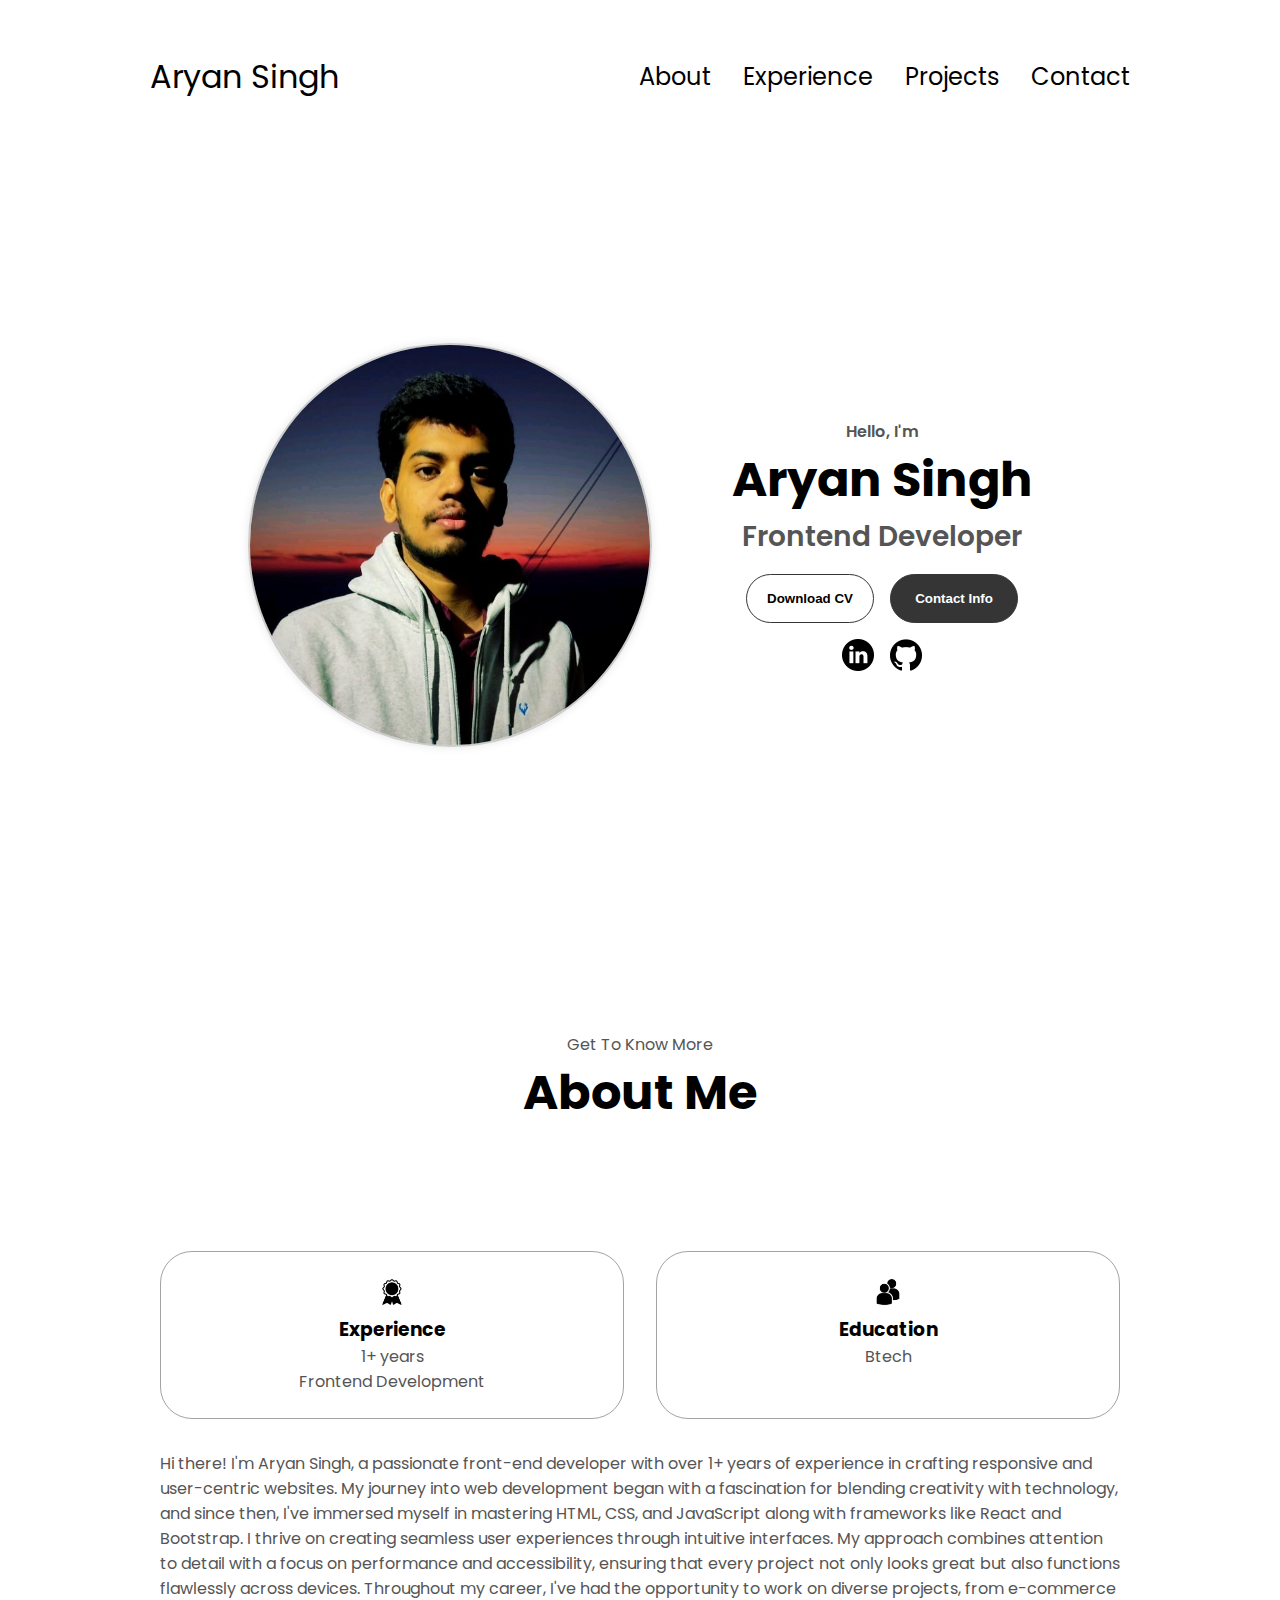
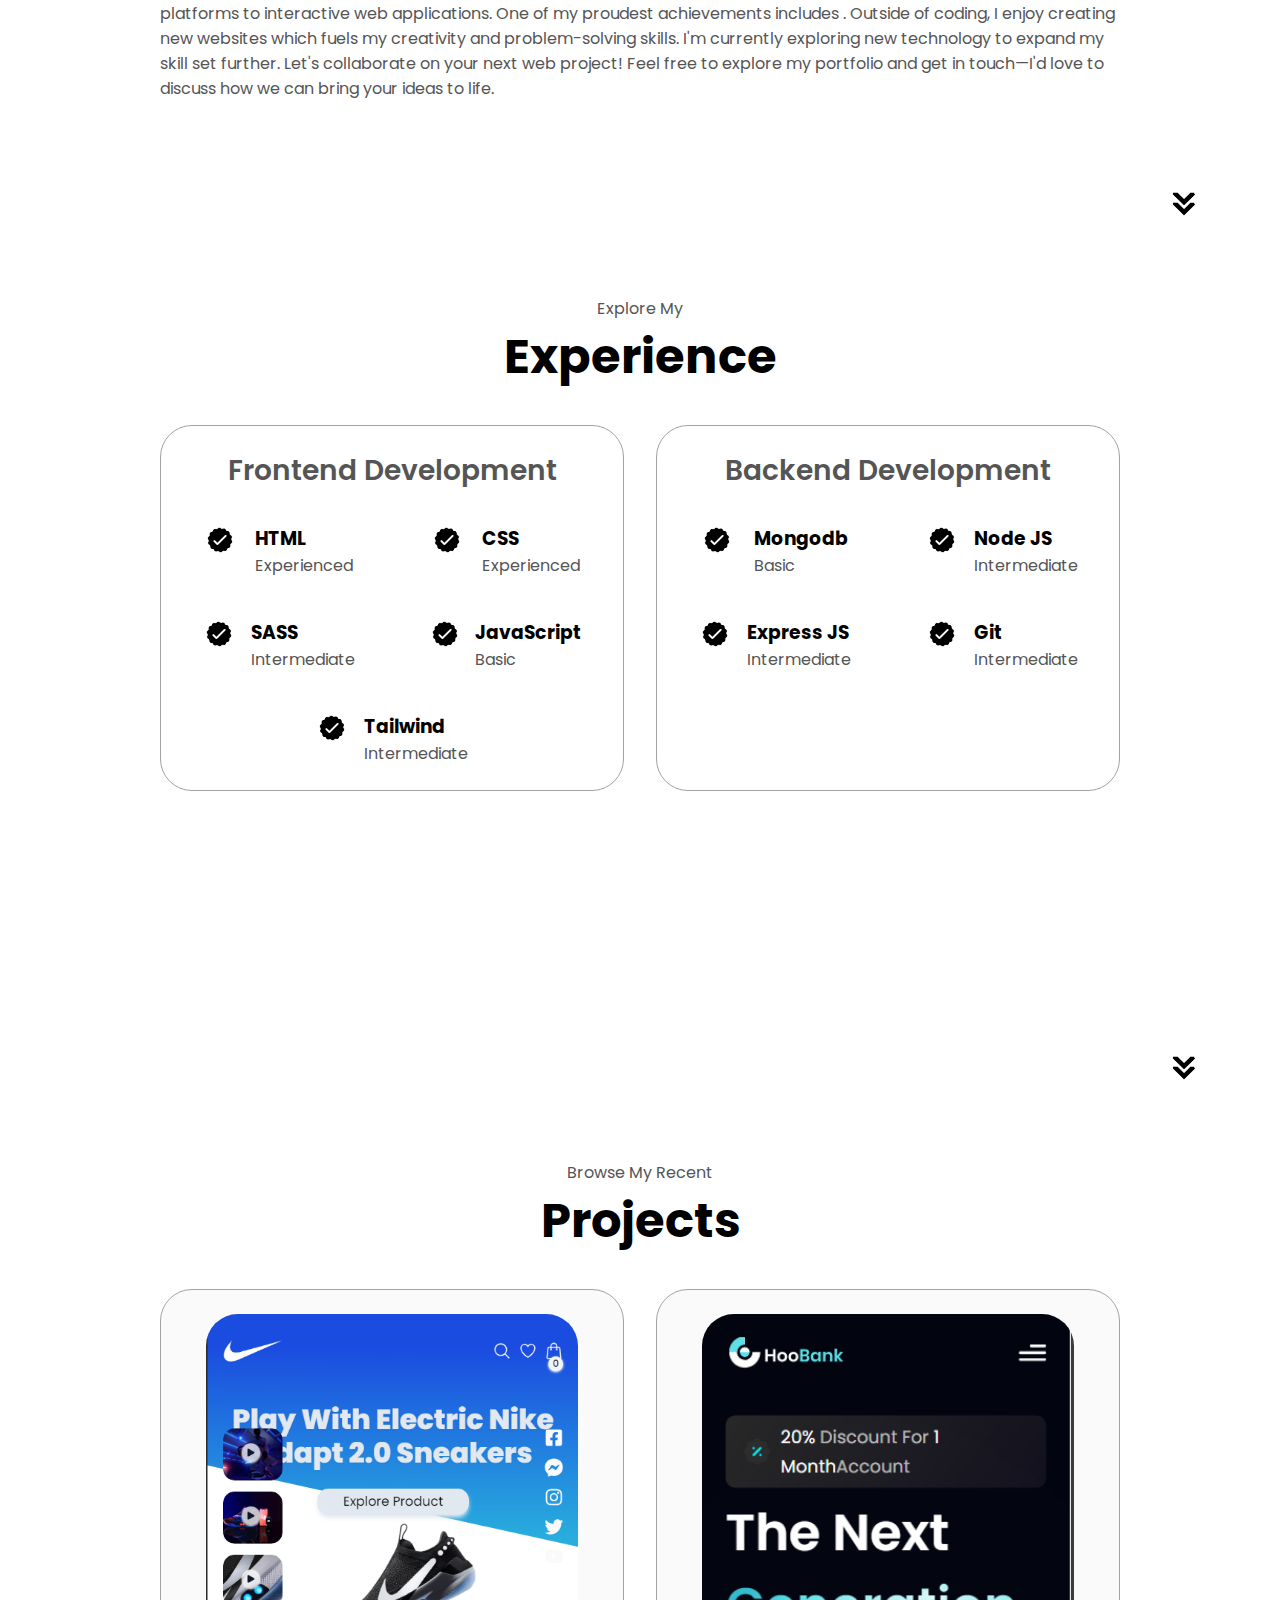
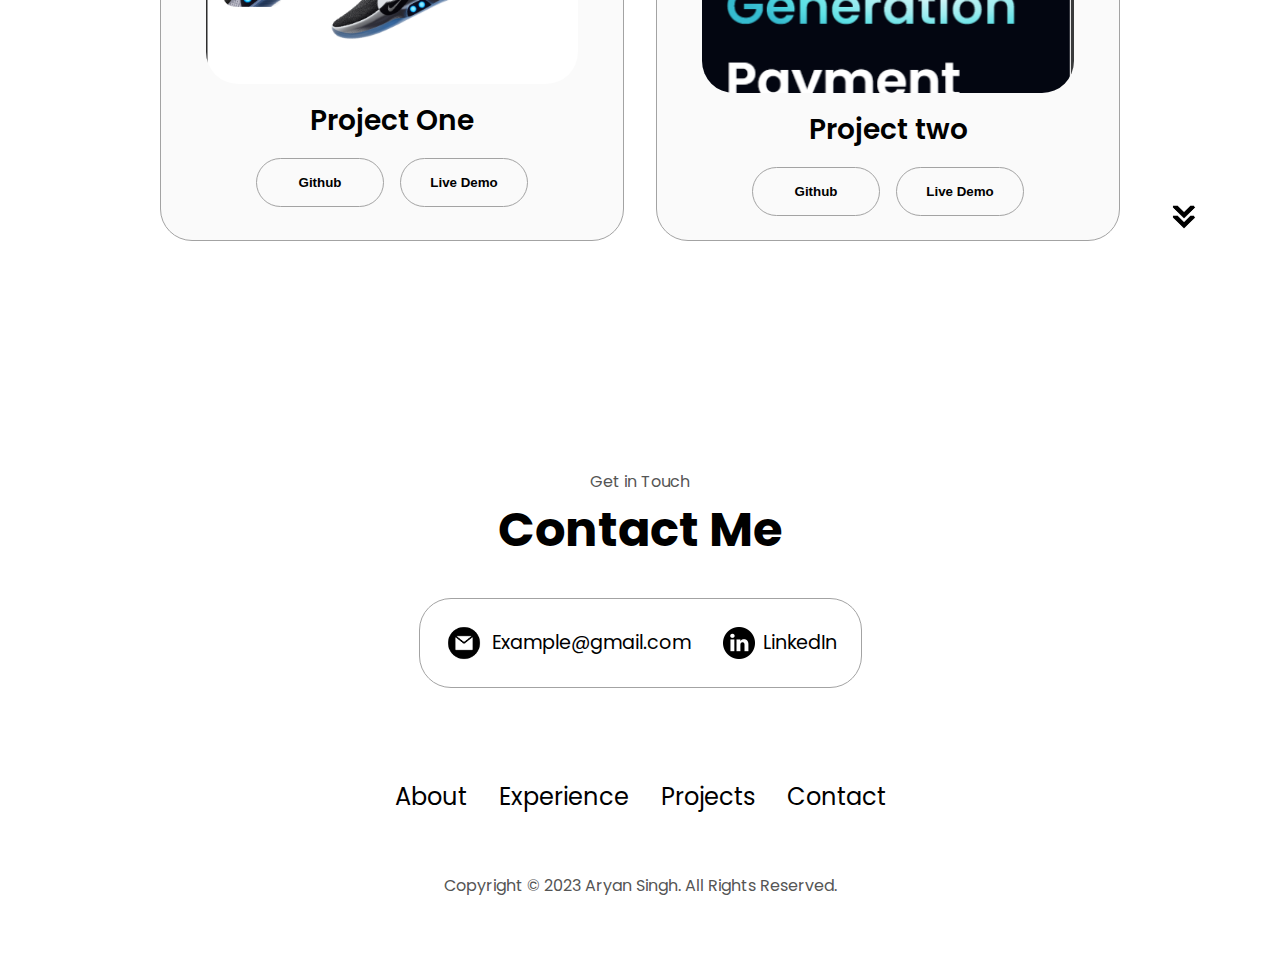
<file: task1/index.html>
<!DOCTYPE html>
<html lang="en">
  <head>
    <meta charset="UTF-8" />
    <meta http-equiv="X-UA-Compatible" content="IE=edge" />
    <meta name="viewport" content="width=device-width, initial-scale=1.0" />
    <title>Aryan</title>
    <link rel="stylesheet" href="style.css" />
    <link rel="stylesheet" href="responsive.css" />
  </head>
  <body>  
    <nav id="desktop-nav">
      <div class="logo">Aryan Singh</div>
      <div>
        <ul class="nav-links">
          <li><a href="#about">About</a></li>
          <li><a href="#experience">Experience</a></li>
          <li><a href="#projects">Projects</a></li>
          <li><a href="#contact">Contact</a></li>
        </ul>
      </div>
    </nav>
    <nav id="hamburger-nav">
      <div class="logo">Aryan Singh</div>
      <div class="hamburger-menu">
        <div class="hamburger-icon" onclick="toggleMenu()">
          <span></span>
          <span></span>
          <span></span>
        </div>
        <div class="menu-links">
          <li><a href="#about" onclick="toggleMenu()">About</a></li>
          <li><a href="#experience" onclick="toggleMenu()">Experience</a></li>
          <li><a href="#projects" onclick="toggleMenu()">Projects</a></li>
          <li><a href="#contact" onclick="toggleMenu()">Contact</a></li>
        </div>
      </div>
    </nav>
    <section id="profile">
      <div class="section__pic-container">
        <img src="./assets/1691917162489.jpeg" alt="John Doe profile picture" />
      </div>
      <div class="section__text">
        <p class="section__text__p1">Hello, I'm</p>
        <h1 class="titles">Aryan Singh</h1>
        <p class="section__text__p2">Frontend Developer</p>
        <div class="btn-container">
          <button
            class="btn btn-color-2"
            onclick="window.open('./assets/Modern_CV_Resume_template.pdf')"
          >
            Download CV
          </button>
          <button class="btn btn-color-1" onclick="location.href='./#contact'">
            Contact Info
          </button>
        </div>
        <div id="socials-container">
          <img
            src="./assets/linkedin.png"
            alt="My LinkedIn profile"
            class="icon"
            onclick="location.href='https://www.linkedin.com/in/aryan-singh-a57715224/'"
          />
          <img
            src="./assets/github.png"
            alt="My Github profile"
            class="icon"
            onclick="location.href='https://github.com/rimuru2003'"
          />
        </div>
      </div>
    </section>
    <section id="about">
      <p class="section__text__p1">Get To Know More</p>
      <h1 class="title">About Me</h1>
      <div class="section-container">
      
        <div class="about-details-container">
          <div class="about-containers">
            <div class="details-container">
              <img
                src="./assets/experience.png"
                alt="Experience icon"
                class="icon"
              />
              <h3>Experience</h3>
              <p>1+ years <br />Frontend Development</p>
            </div>
            <div class="details-container">
              <img
                src="./assets/education.png"
                alt="Education icon"
                class="icon"
              />
              <h3>Education</h3>
              <p>Btech</p>
            </div>
          </div>
          <div class="text-container">
            <p>
              Hi there! I'm Aryan Singh, a passionate front-end developer with over 1+ years of experience in crafting responsive and user-centric websites. My journey into web development began with a fascination for blending creativity with technology, and since then, I've immersed myself in mastering HTML, CSS, and JavaScript along with frameworks like React and Bootstrap.

              I thrive on creating seamless user experiences through intuitive interfaces. My approach combines attention to detail with a focus on performance and accessibility, ensuring that every project not only looks great but also functions flawlessly across devices.
              
              Throughout my career, I've had the opportunity to work on diverse projects, from e-commerce platforms to interactive web applications. One of my proudest achievements includes .
              
              Outside of coding, I enjoy creating new websites which fuels my creativity and problem-solving skills. I'm currently exploring new technology to expand my skill set further.
              
              Let's collaborate on your next web project! Feel free to explore my portfolio and get in touch—I'd love to discuss how we can bring your ideas to life.
              
            </p>
          </div>
        </div>
      </div>
      <img
        src="./assets/arrow.png"
        alt="Arrow icon"
        class="icon arrow"
        onclick="location.href='./#experience'"
      />
    </section>
    <section id="experience">
      <p class="section__text__p1">Explore My</p>
      <h1 class="title">Experience</h1>
      <div class="experience-details-container">
        <div class="about-containers">
          <div class="details-container">
            <h2 class="experience-sub-title">Frontend Development</h2>
            <div class="article-container">
              <article>
                <img
                  src="./assets/checkmark.png"
                  alt="Experience icon"
                  class="icon"
                />
                <div>
                  <h3>HTML</h3>
                  <p>Experienced</p>
                </div>
              </article>
              <article>
                <img
                  src="./assets/checkmark.png"
                  alt="Experience icon"
                  class="icon"
                />
                <div>
                  <h3>CSS</h3>
                  <p>Experienced</p>
                </div>
              </article>
              <article>
                <img
                  src="./assets/checkmark.png"
                  alt="Experience icon"
                  class="icon"
                />
                <div>
                  <h3>SASS</h3>
                  <p>Intermediate</p>
                </div>
              </article>
              <article>
                <img
                  src="./assets/checkmark.png"
                  alt="Experience icon"
                  class="icon"
                />
                <div>
                  <h3>JavaScript</h3>
                  <p>Basic</p>
                </div>
              </article>
              <article>
                <img
                  src="./assets/checkmark.png"
                  alt="Experience icon"
                  class="icon"
                />
                <div>
                  <h3>Tailwind</h3>
                  <p>Intermediate</p>
                </div>
              </article>
             
            </div>
          </div>
          <div class="details-container">
            <h2 class="experience-sub-title">Backend Development</h2>
            <div class="article-container">
              <article>
                <img
                  src="./assets/checkmark.png"
                  alt="Experience icon"
                  class="icon"
                />
                <div>
                  <h3>Mongodb</h3>
                  <p>Basic</p>
                </div>
              </article>
              <article>
                <img
                  src="./assets/checkmark.png"
                  alt="Experience icon"
                  class="icon"
                />
                <div>
                  <h3>Node JS</h3>
                  <p>Intermediate</p>
                </div>
              </article>
              <article>
                <img
                  src="./assets/checkmark.png"
                  alt="Experience icon"
                  class="icon"
                />
                <div>
                  <h3>Express JS</h3>
                  <p>Intermediate</p>
                </div>
              </article>
              <article>
                <img
                  src="./assets/checkmark.png"
                  alt="Experience icon"
                  class="icon"
                />
                <div>
                  <h3>Git</h3>
                  <p>Intermediate</p>
                </div>
              </article>
            </div>
          </div>
        </div>
      </div>
      <img
        src="./assets/arrow.png"
        alt="Arrow icon"
        class="icon arrow"
        onclick="location.href='./#projects'"
      />
    </section>
    <section id="projects">
      <p class="section__text__p1">Browse My Recent</p>
      <h1 class="title">Projects</h1>
      <div class="experience-details-container">
        <div class="about-containers">
          
          <div class="details-container color-container">
            <div class="article-container">
              <img
                src="./assets/Screenshot 2024-06-30 145037.png"
                alt="Project 1"
                class="project-img"
              />
            </div>
            <h2 class="experience-sub-title project-title">Project One</h2>
            <div class="btn-container">
              <button
                class="btn btn-color-2 project-btn"
                onclick="location.href='https://github.com/rimuru2003/Shoes-Hub'"
              >
                Github
              </button>
              <button
                class="btn btn-color-2 project-btn"
                onclick="location.href='https://zingy-shortbread-09f539.netlify.app/'"
              >
                Live Demo
              </button>
            </div>
          </div>
          <div class="details-container color-container">
            <div class="article-container">
              <img
                src="./assets/Screenshot 2024-06-30 145421.png"
                alt="Project 2"
                class="project-img"
              />
            </div>
            <h2 class="experience-sub-title project-title">Project two</h2>
            <div class="btn-container">
              <button
                class="btn btn-color-2 project-btn"
                onclick="location.href='https://github.com/rimuru2003/Hoo-Bank'"
              >
                Github
              </button>
              <button
              class="btn btn-color-2 project-btn"
              onclick="location.href='https://papaya-marshmallow-cd07a2.netlify.app/'"
            >
              Live Demo
            </button>
             
            </div>
          </div>
        </div>
      </div>
      <img
        src="./assets/arrow.png"
        alt="Arrow icon"
        class="icon arrow"
        onclick="location.href='./#contact'"
      />
    </section>
    <section id="contact">
      <p class="section__text__p1">Get in Touch</p>
      <h1 class="title">Contact Me</h1>
      <div class="contact-info-upper-container">
        <div class="contact-info-container">
          <img
            src="./assets/email.png"
            alt="Email icon"
            class="icon contact-icon email-icon"
          />
          <p><a href="mailto:examplemail@gmail.com">Example@gmail.com</a></p>
        </div>
        <div class="contact-info-container">
          <img
            src="./assets/linkedin.png"
            alt="LinkedIn icon"
            class="icon contact-icon"
          />
          <p><a href="https://www.linkedin.com/in/aryan-singh-a57715224/">LinkedIn</a></p>
        </div>
      </div>
    </section>
    <footer>
      <nav>
        <div class="nav-links-container">
          <ul class="nav-links">
            <li><a href="#about">About</a></li>
            <li><a href="#experience">Experience</a></li>
            <li><a href="#projects">Projects</a></li>
            <li><a href="#contact">Contact</a></li>
          </ul>
        </div>
      </nav>  
      <p>Copyright &#169; 2023 Aryan Singh. All Rights Reserved.</p>
    </footer>
    <script src="script.js"></script>
  </body>
</html>
</file>
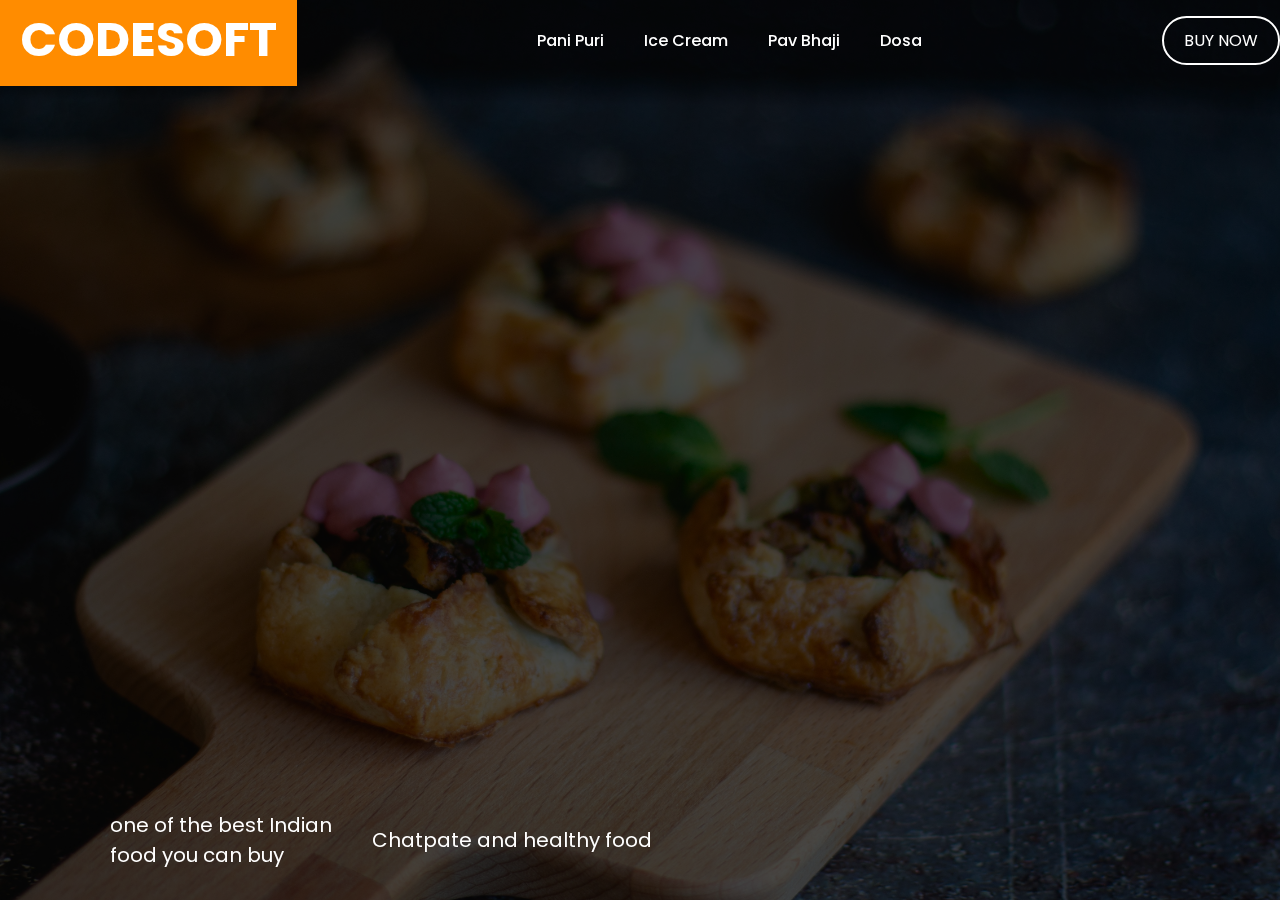
<file: task2/index.html>
<!DOCTYPE html>
<html lang="en" >
<head>
  <meta charset="UTF-8">
  <title>food</title>
  <!-- <link rel='stylesheet' href='https://fonts.googleapis.com/css2?family=Poppins:wght@300;400;500;600&amp;display=swap'<link rel="stylesheet" href="./style.css"> -->
  <link rel="stylesheet" href="style.css">
</head> 
    <body>
        <div class="header" id="header">
            <nav>
                <div class="logo">
                    <h1>CODESOFT</h1>  
                </div>
                <ul>
                   
                    <li><a href="#" id="Pani">Pani Puri</a></li>
                    <li><a href="#" id="Ice">Ice Cream</a></li>
                    <li><a href="#" id="Vada">Pav Bhaji</a></li>
                    <li><a href="#" id="Dabeli">Dosa</a></li>
                </ul>
                <a href="#" class="btn">BUY NOW</a>

            </nav>
            <div class="info">
                <div>
                    <h2 id="price">one of the best Indian <br>
                        food you can buy </h2>
                    <p></p>
                </div>
               
                <div>
                    <h2 id="desc"> Chatpate and healthy food</h2>
                    <p></p>
                </div>
             
            </div>
        </div>
<!-- partial -->
  <script  src="./script.js"></script>

</body>
</html>
</file>
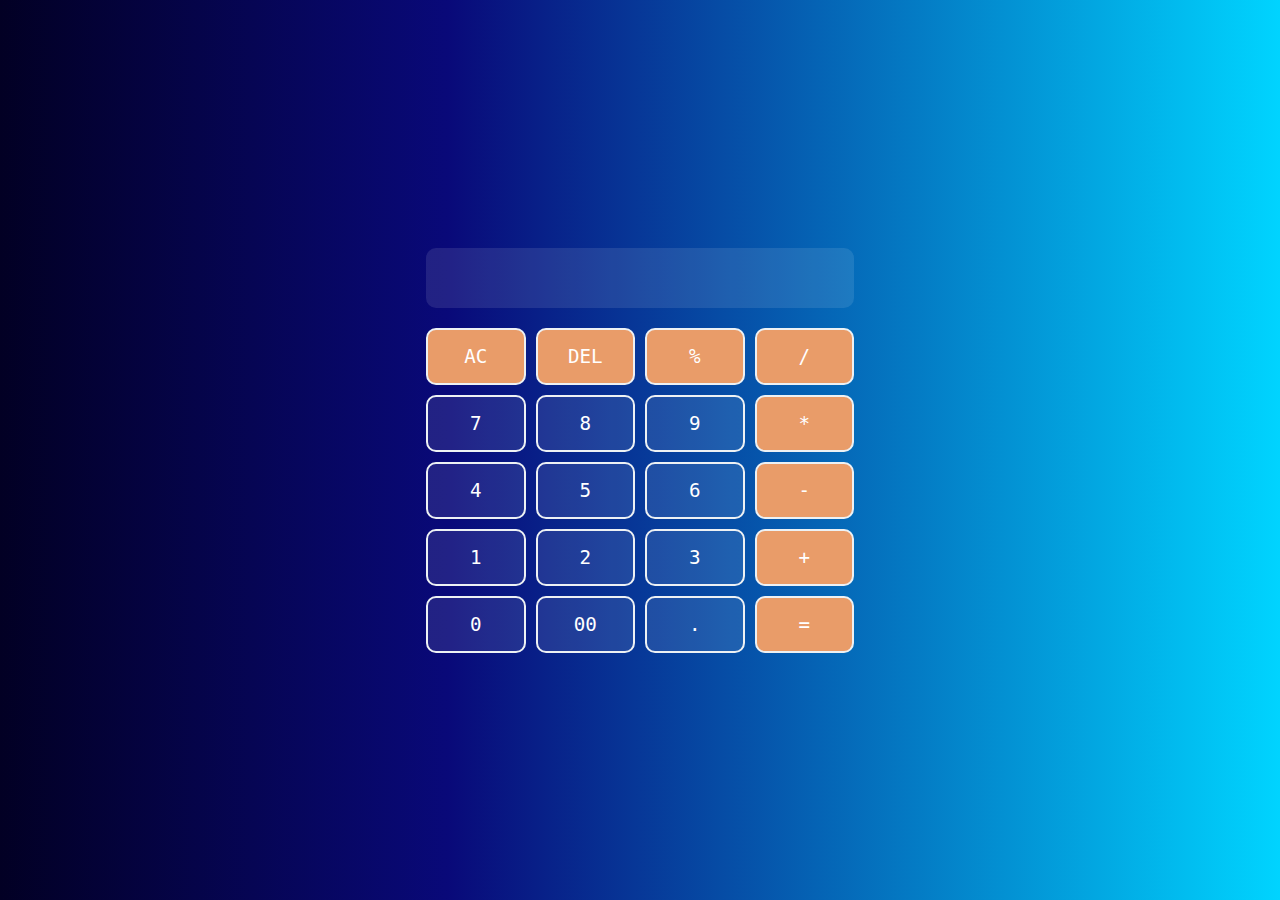
<file: task3/index.html>
<!DOCTYPE html>
<html lang="en" >
<head>
  <meta charset="UTF-8">
  <title>Calculator</title>
  <link rel="stylesheet" href="./style.css">

</head>
<body>
<div class="container">
  <input type="text" class="b" />

  <div class="buttons">
    <button class="a" data-value="AC">AC</button>
    <button class="a" data-value="DEL">DEL</button>
    <button class="a" data-value="%">%</button>
    <button class="a" data-value="/">/</button>

    <button data-value="7">7</button>
    <button data-value="8">8</button>
    <button data-value="9">9</button>
    <button class="a" data-value="*">*</button>

    <button data-value="4">4</button>
    <button data-value="5">5</button>
    <button data-value="6">6</button>
    <button class="a" data-value="-">-</button>

    <button data-value="1">1</button>
    <button data-value="2">2</button>
    <button data-value="3">3</button>
    <button class="a" data-value="+">+</button>

    <button data-value="0">0</button>
    <button data-value="00">00</button>
    <button data-value=".">.</button>
    <button class="a" data-value="=">=</button>
  </div>
</div>
  <script  src="./script.js"></script>

</body>
</html>
</file>
<file: task1/style.css>
/* GENERAL */

@import url("https://fonts.googleapis.com/css2?family=Poppins:wght@300;400;500;600&display=swap");

* {
  margin: 0;
  padding: 0;
}

body {
  font-family: "Poppins", sans-serif;
}

html {
  scroll-behavior: smooth;
}

p {
  color: rgb(85, 85, 85);
}

/* TRANSITION */

a,
.btn {
  transition: all 300ms ease;
}

/* DESKTOP NAV */

nav,
.nav-links {
  display: flex;
}

nav {
  justify-content: space-around;
  align-items: center;
  height: 17vh;
}

.nav-links {
  gap: 2rem;
  list-style: none;
  font-size: 1.5rem;
}

a {
  color: black;
  text-decoration: none;
  text-decoration-color: white;
}

a:hover {
  color: grey;
  text-decoration: underline;
  text-underline-offset: 1rem;
  text-decoration-color: rgb(181, 181, 181);
}

.logo {
  font-size: 2rem;
  cursor: pointer;  
}

.logo:hover {
 
  background: linear-gradient(to right, rgb(182, 244, 146), rgb(51, 139, 147));
  -webkit-background-clip: text;
  -webkit-text-fill-color: transparent; 
}

/* HAMBURGER MENU */

#hamburger-nav {
  display: none;
}

.hamburger-menu {
  position: relative;
  display: inline-block;
}

.hamburger-icon {
  display: flex;
  flex-direction: column;
  justify-content: space-between;
  height: 24px;
  width: 30px;
  cursor: pointer;
}

.hamburger-icon span {
  width: 100%;
  height: 2px;
  background-color: black;
  transition: all 0.3 ease-in-out;
}

.menu-links {
  position: absolute;
  top: 100%;
  right: 0;
  background-color: white;
  width: fit-content;
  max-height: 0;
  overflow: hidden;
  transition: all 0.3 ease-in-out;
}

.menu-links a {
  display: block;
  padding: 10px;
  text-align: center;
  font-size: 1.5rem;
  color: black;
  text-decoration: none;
  transition: all 0.3 ease-in-out;
}

.menu-links li {
  list-style: none;
}

.menu-links.open {
  max-height: 300px;
}

.hamburger-icon.open span:first-child {
  transform: rotate(45deg) translate(10px, 5px);
}

.hamburger-icon.open span:nth-child(2) {
  opacity: 0;
}

.hamburger-icon.open span:last-child {
  transform: rotate(-45deg) translate(10px, -5px);
}

.hamburger-icon span:first-child {
  transform: none;
}

.hamburger-icon span:first-child {
  opacity: 1;
}

.hamburger-icon span:first-child {
  transform: none;
}

/* SECTIONS */

section {
  padding-top: 4vh;
  height: 96vh;
  margin: 0 10rem;
  box-sizing: border-box;
  min-height: fit-content;
}

.section-container {
  display: flex;
}

/* PROFILE SECTION */

#profile {
  display: flex;
  justify-content: center;
  gap: 5rem;
  height: 80vh;
}

.section__pic-container {
  width: 200px; 
  height: 200px; 
  border-radius: 50%; 
  overflow: hidden; 
  border: 2px solid #ccc; 
  box-shadow: 0 0 10px rgba(0, 0, 0, 0.1); 
}

.section__pic-container img {
  width: 100%; 
  height: 100%; 
  object-fit: cover; /* Maintains aspect ratio and covers entire container */
}


.section__text {
  align-self: center;
  text-align: center;
}

.section__text p {
  font-weight: 600;
}




.section__text__p1 {
  text-align: center;
}

.section__text__p2 {
  font-size: 1.75rem;
  margin-bottom: 1rem;
}

.title {
  font-size: 3rem;
  text-align: center;
}



.titles {
  font-size: 3rem;
  text-align: center;
}

.titles:hover {
 
  background: linear-gradient(to right, rgb(182, 244, 146), rgb(51, 139, 147));
  -webkit-background-clip: text;
  -webkit-text-fill-color: transparent; 
}


#socials-container {
  display: flex;
  justify-content: center;
  margin-top: 1rem;
  gap: 1rem;
}

/* ICONS */

.icon {
  cursor: pointer;
  height: 2rem;
}

/* BUTTONS */

.btn-container {
  display: flex;
  justify-content: center;
  gap: 1rem;
}

.btn {
  font-weight: 600;
  transition: all 300ms ease;
  padding: 1rem;
  width: 8rem;
  border-radius: 2rem;
}

.btn-color-1,
.btn-color-2 {
  border: rgb(53, 53, 53) 0.1rem solid;
}

.btn-color-1:hover,
.btn-color-2:hover {
  cursor: pointer;
}

.btn-color-1,
.btn-color-2:hover {
  background: rgb(53, 53, 53);
  color: white;
}

.btn-color-1:hover {
  background: rgb(0, 0, 0);
}

.btn-color-2 {
  background: none;
}

.btn-color-2:hover {
  border: rgb(255, 255, 255) 0.1rem solid;
}

.btn-container {
  gap: 1rem;
}

/* ABOUT SECTION */

#about {
  position: relative;
}

.about-containers {
  gap: 2rem;
  margin-bottom: 2rem;
  margin-top: 2rem;
}

.about-details-container {
  justify-content: center;
  flex-direction: column;
}

.about-containers,
.about-details-container {
  display: flex;
}

.about-pic {
  border-radius: 2rem;
}

.arrow {
  position: absolute;
  right: -5rem;
  bottom: 2.5rem;
}

.details-container {
  padding: 1.5rem;
  flex: 1;
  background: white;
  border-radius: 2rem;
  border: rgb(53, 53, 53) 0.1rem solid;
  border-color: rgb(163, 163, 163);
  text-align: center;
}

.section-container {
  gap: 4rem;
  height: 80%;
}

.section__pic-container {
  height: 400px;
  width: 400px;
  margin: auto 0;
}

/* EXPERIENCE SECTION */

#experience {
  position: relative;
}

.experience-sub-title {
  color: rgb(85, 85, 85);
  font-weight: 600;
  font-size: 1.75rem;
  margin-bottom: 2rem;
}

.experience-details-container {
  display: flex;
  justify-content: center;
  flex-direction: column;
}

.article-container {
  display: flex;
  text-align: initial;
  flex-wrap: wrap;
  flex-direction: row;
  gap: 2.5rem;
  justify-content: space-around;
}

article {
  display: flex;
  width: 10rem;
  justify-content: space-around;
  gap: 0.5rem;
}

article .icon {
  cursor: default;
}

/* PROJECTS SECTION */

#projects {
  position: relative;
  /* height:450px; */
}

.color-container {
  border-color: rgb(163, 163, 163);
  background: rgb(250, 250, 250);
}

.project-img {
  border-radius: 2rem;
  width: 90%;
  height: 90%;
}

.project-title {
  margin: 1rem;
  color: black;
}

.project-btn {
  color: black;
  border-color: rgb(163, 163, 163);
}

/* CONTACT */

#contact {
  display: flex;
  justify-content: center;
  flex-direction: column;
  height: 50vh;
  margin-top: 10rem;
}

.contact-info-upper-container {
  display: flex;
  justify-content: center;
  border-radius: 2rem;
  border: rgb(53, 53, 53) 0.1rem solid;
  border-color: rgb(163, 163, 163);
  background: (250, 250, 250);
  margin: 2rem auto;
  padding: 0.5rem;
}

.contact-info-container {
  display: flex;
  align-items: center;
  justify-content: center;
  gap: 0.5rem;
  margin: 1rem;
}

.contact-info-container p {
  font-size: larger;
}

.contact-icon {
  cursor: default;
}

.email-icon {
  height: 2.5rem;
}

/* FOOTER SECTION */

footer {
  height: 26vh;
  margin: 0 1rem;
}

footer p {
  text-align: center;
}
</file>
<file: task1/responsive.css>
@media screen and (max-width: 1400px) {
  #profile {
    height: 83vh;
    margin-bottom: 6rem;
  }
  .about-containers {
    flex-wrap: wrap;
  }
  #contact,
  #projects {
    height: fit-content;
  }
}

@media screen and (max-width: 1200px) {
  #desktop-nav {
    display: none;
  }
  #hamburger-nav {
    display: flex;
  }
  #experience,
  .experience-details-container {
    margin-top: 2rem;
  }
  #profile,
  .section-container {
    display: block;
  }
  .arrow {
    display: none;
  }
  section,
  .section-container {
    height: fit-content;
  }
  section {
    margin: 0 5%;
  }
  .section__pic-container {
    width: 275px;
    height: 275px;
    margin: 0 auto 2rem;
  }
  .about-containers {
    margin-top: 0;
  }
}

@media screen and (max-width: 600px) {
  #contact,
  footer {
    height: 40vh;
  }
  #profile {
    height: 83vh;
    margin-bottom: 0;
  }
  article {
    font-size: 1rem;
  }
  footer nav {
    height: fit-content;
    margin-bottom: 2rem;
  }
  .about-containers,
  .contact-info-upper-container,
  .btn-container {
    flex-wrap: wrap;
  }
  .contact-info-container {
    margin: 0;
  }
  .contact-info-container p,
  .nav-links li a {
    font-size: 1rem;
  }
  .experience-sub-title {
    font-size: 1.25rem;
  }
  .logo {
    font-size: 1.5rem;
  }
  .nav-links {
    flex-direction: column;
    gap: 0.5rem;
    text-align: center;
  }
  .section__pic-container {
    width: auto;
    height: 46vw;
    justify-content: center;
  }
  .section__text__p2 {
    font-size: 1.25rem;
  }
  .title {
    font-size: 2rem;
  }
  .text-container {
    text-align: justify;
  }
}
</file>
<file: task2/style.css>
@import url('https://fonts.googleapis.com/css2?family=Poppins:wght@400;500;600;700&display=swap');

* {
    margin: 0;
    padding: 0;
    box-sizing: border-box;
    font-family: 'Poppins', sans-serif;
}

.header {
    width: 100%;
    height: 100vh;
    background-image: url('asset/neetu-laddha-CmDZ64w4s_4-unsplash.jpg');
    background-color: rgba(0, 0, 0, 0.7); 
    background-blend-mode: multiply;
    background-position: center;
    background-size: cover;
    padding: 0 7%;
    transition: background-image 1s ease;
}

nav {
    position: fixed;
    top: 0;
    left: 0;
    width: 100%;
    height: 80px; 
    display: flex;
    align-items: center;
    justify-content: space-between;
    z-index: 1000;
}

.logo {
    cursor: pointer;
    color: #fff;
    font-size: 24px;
    font-weight: 500;
    padding: 10px 20px;
    transition: background-color 0.3s ease; 
}

.logo:hover {
    background-color: #FF8C00; /* Changing background color on hover */
}


nav ul {
    display: flex;
    align-items: center;
    list-style: none;
}

nav ul li {
    margin: 0 20px;
}

nav ul li a {
    text-decoration: none;
    color: #fff;
    font-weight: 500;
    transition: color 0.3s ease; 
}

nav ul li a:hover {
    color: #FF8C00	    ; /* Changed hover color */
}

nav .btn {
    color: #fff;
    text-decoration: none;
    border: 2px solid #fff;
    padding: 10px 20px;
    border-radius: 30px;
    transition: background-color 0.3s ease, color 0.3s ease;
}

nav .btn:hover {
    background-color: #fff;
    color:  #FF8C00;
}

.info {
    width: 100%;
    padding: 0 7%;
    display: flex;
    align-items: center;
    color: #fff;
    position: fixed;
    bottom: 30px;
    left: 0;
    z-index: 1000;
}

.info div {
    margin: 0 20px;
}

.info div h2 {
    font-size: 20px;
    font-weight: 400;
}

.info .line {
    flex: 1;
    background: #ffcc00;
    height: 3px;
}
</file>
<file: task3/style.css>
* {
  margin: 0;
  padding: 0;
  box-sizing: border-box;
  font-family: 'Consolas', monospace;
}

body {
  display: flex;
  justify-content: center;
  align-items: center;
  min-height: 100vh;
  background: rgb(2,0,36);
  background: linear-gradient(90deg, rgba(2,0,36,1) 0%, rgba(9,9,121,1) 35%, rgba(0,212,255,1) 100%);
  overflow: hidden;
}

.calculator {
  position: relative;
  width: 340px;
  margin-top: 50px;
  padding: 20px;
  border-radius: 20px;
  box-shadow: 0 0 30px rgba(0, 0, 0, 0.5);
  background: linear-gradient(45deg, #1a144b, #d605a2);
} 

.b {
  width: 100%;
  height: 60px;
  font-size: 2em;
  color: #fff;
  background: rgba(255, 255, 255, 0.1);
  border: none;
  outline: none;
  text-align: right;
  padding: 10px;
  margin-bottom: 20px;
  border-radius: 10px;
}

.buttons {
  display: grid;
  gap: 10px;
  grid-template-columns: repeat(4, 1fr);
}

button {
  padding: 15px;
  font-size: 1.2em;
  color: #fff;
  background: rgba(255, 255, 255, 0.1);
  border: 2px solid #edf1f4;
  border-radius: 10px;
  cursor: pointer;
  transition: background 0.3s ease;
}

button:active {
  background: rgba(255, 255, 255, 0.3);
}

.a {
  background: #e99c69;
}

.clear {
  grid-column: span 2;
  background: #f44336;
}

.equals {
  grid-row: span 2;
  background: #2196f3;
}

.bubbles {
  position: absolute;
  bottom: -100px;
  display: flex;
  width: 100%;
  justify-content: space-between;
}

.bubbles span {
  height: 60px;
  width: 60px;
  background: rgba(255, 255, 255, 0.1);
  box-shadow: 0 20px 50px rgba(0, 0, 0, 0.15);
  backdrop-filter: blur(5px);
  animation: move 10s linear infinite;
  position: relative;
  overflow: hidden;
}

.bubbles span.one {
  animation-delay: 2.2s;
  transform: scale(2.15);
}

.bubbles span.two {
  animation-delay: 3.5s;
  transform: scale(1.55);
}

@keyframes move {
  100% {
    transform: translateY(-90vh);
  }
}
</file>
